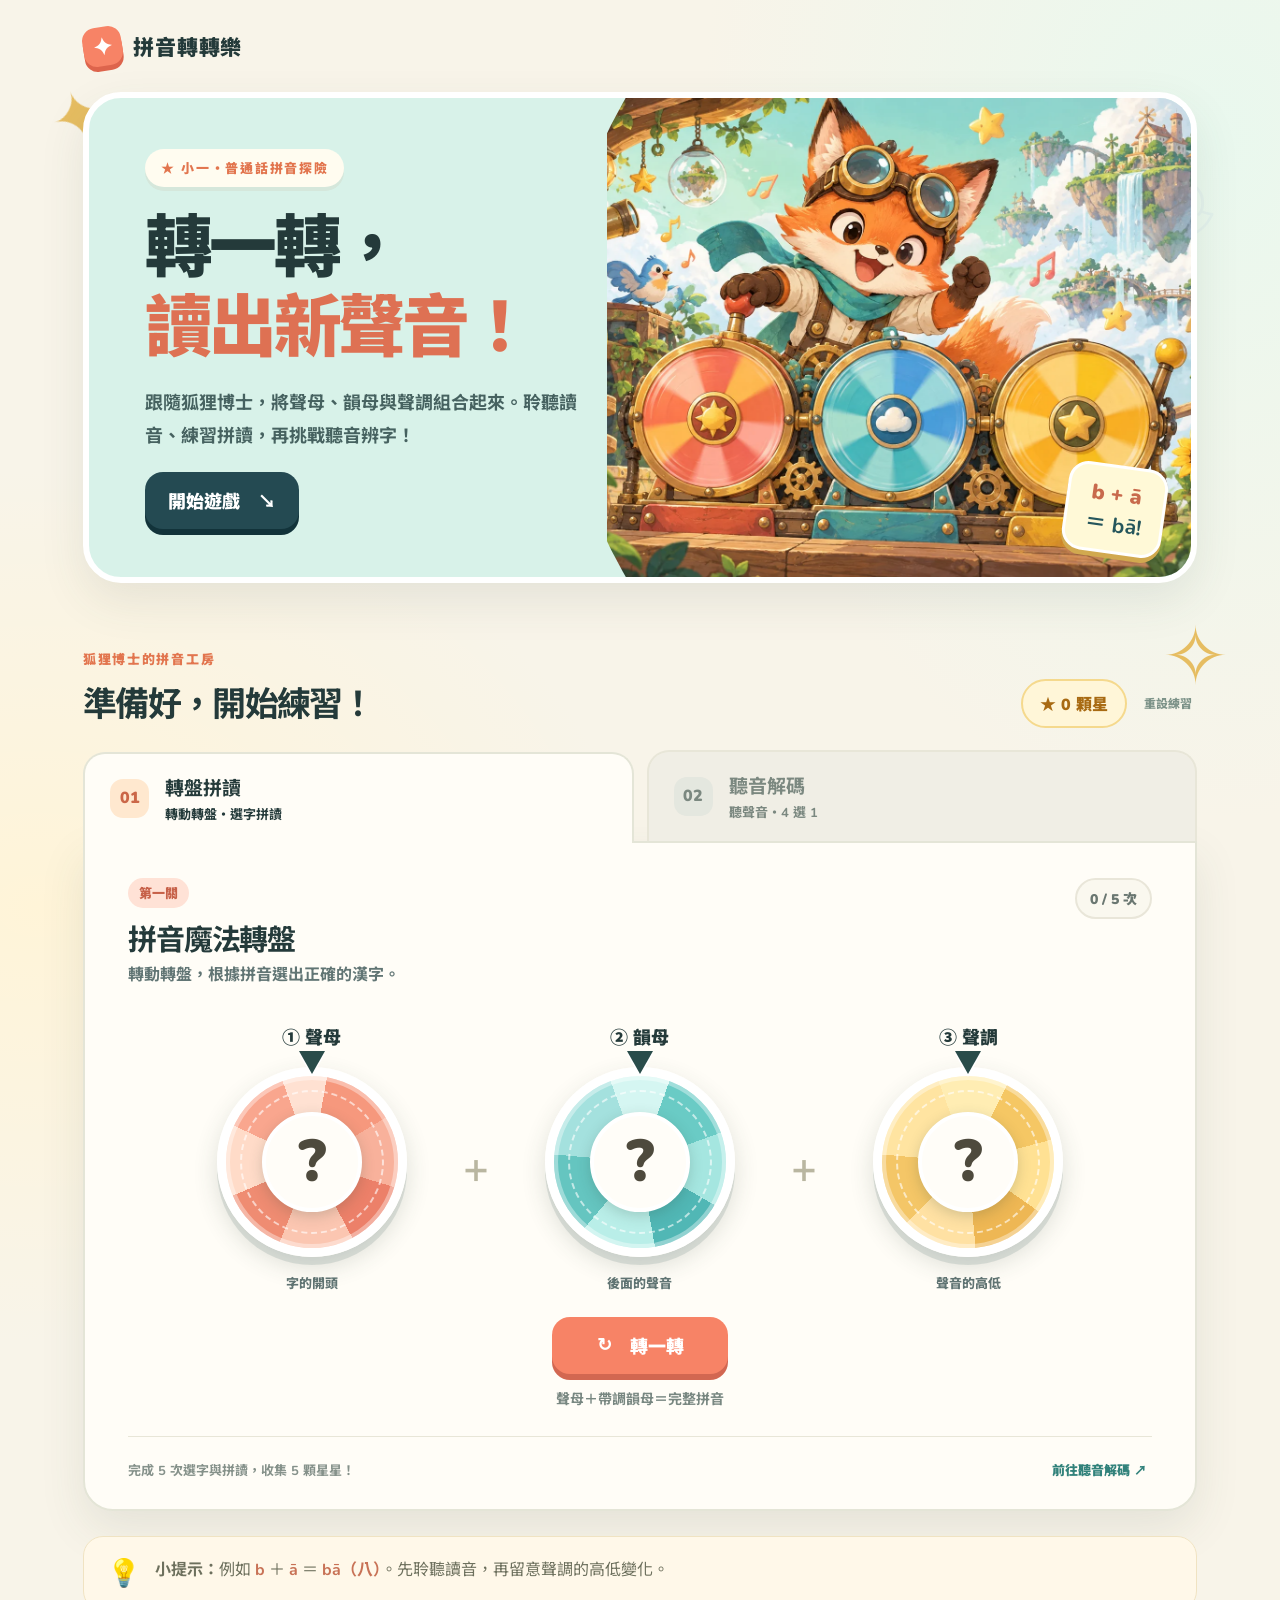
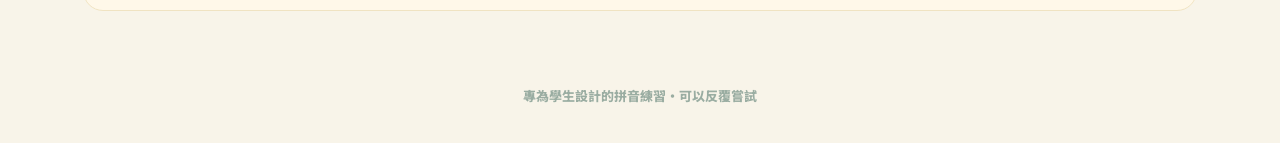
<file: index.html>
<!doctype html>
<html lang="zh-Hant">
<head>
  <meta charset="utf-8">
  <meta name="viewport" content="width=device-width, initial-scale=1, viewport-fit=cover">
  <meta name="theme-color" content="#f8f4e9">
  <meta name="description" content="小學生普通話拼音遊戲：轉動聲母、韻母、聲調轉盤，跟讀錄音，再聽音找出正確拼音和漢字。">
  <title>拼音轉轉樂｜聲母・韻母・聲調</title>
  <link rel="stylesheet" href="./pinyin_wheels.css">
  <script defer src="./pinyin_wheels.js?v=third-tone-v2"></script>
</head>
<body>
  <div class="sky-deco star-one" aria-hidden="true">✦</div>
  <div class="sky-deco star-two" aria-hidden="true">✧</div>
  <div class="sky-deco cloud-one" aria-hidden="true">☁</div>
  <div class="site-shell">
    <header class="site-header">
      <a class="brand" href="./" aria-label="拼音轉轉樂首頁"><span class="brand-mark">✦</span><span>拼音轉轉樂</span></a>
    </header>

    <main>
      <section class="hero" aria-labelledby="hero-title">
        <div class="hero-copy">
          <span class="eyebrow"><span aria-hidden="true">★</span> 小一・普通話拼音探險</span>
          <h1 id="hero-title">轉一轉，<br><em>讀出新聲音！</em></h1>
          <p>跟隨狐狸博士，將聲母、韻母與聲調組合起來。聆聽讀音、練習拼讀，再挑戰聽音辨字！</p>
          <a class="hero-button" href="#game">開始遊戲 <span aria-hidden="true">↘</span></a>
        </div>
        <div class="hero-picture"><img src="assets/pinyin/fox-wheels.webp" width="1536" height="1024" alt="卡通狐狸博士在天空工房操作三個彩色轉盤"></div>
        <div class="hero-sticker" aria-hidden="true">b + ā<br><strong>＝ bā!</strong></div>
      </section>

      <section id="game" class="game-section" aria-labelledby="game-heading">
        <div class="section-heading"><div><span class="small-label">狐狸博士的拼音工房</span><h2 id="game-heading">準備好，開始練習！</h2></div><div class="progress-tools"><div id="star-count" class="star-count" aria-live="polite">★ 0 顆星</div><button id="reset-progress" class="reset-button" type="button">重設練習</button></div></div>
        <div class="mode-switch" role="tablist" aria-label="選擇遊戲關卡">
          <button id="tab-spin" class="mode-tab active" type="button" role="tab" aria-selected="true" aria-controls="spin-panel"><span class="tab-number">01</span><span><strong>轉盤拼讀</strong><small>轉動轉盤・選字拼讀</small></span></button>
          <button id="tab-listen" class="mode-tab" type="button" role="tab" aria-selected="false" aria-controls="listen-panel"><span class="tab-number">02</span><span><strong>聽音解碼</strong><small>聽聲音・4 選 1</small></span></button>
        </div>

        <section id="spin-panel" class="game-panel" role="tabpanel" aria-labelledby="tab-spin">
          <div class="panel-heading"><div><span class="level-tag">第一關</span><h3>拼音魔法轉盤</h3><p>轉動轉盤，根據拼音選出正確的漢字。</p></div><span id="spin-progress" class="progress-pill">0 / 5 次</span></div>
          <div class="wheels" aria-label="聲母、韻母和聲調三個轉盤">
            <div class="wheel-unit coral"><div class="wheel-title">① 聲母</div><div class="wheel-wrap"><div class="pointer" aria-hidden="true"></div><div id="wheel-initial" class="wheel-disc"><span class="wheel-symbol" id="initial-value">?</span></div></div><p>字的開頭</p></div>
            <span class="math-sign" aria-hidden="true">＋</span>
            <div class="wheel-unit aqua"><div class="wheel-title">② 韻母</div><div class="wheel-wrap"><div class="pointer" aria-hidden="true"></div><div id="wheel-final" class="wheel-disc"><span class="wheel-symbol" id="final-value">?</span></div></div><p>後面的聲音</p></div>
            <span class="math-sign" aria-hidden="true">＋</span>
            <div class="wheel-unit honey"><div class="wheel-title">③ 聲調</div><div class="wheel-wrap"><div class="pointer" aria-hidden="true"></div><div id="wheel-tone" class="wheel-disc"><span class="wheel-symbol" id="tone-value">?</span></div></div><p>聲音的高低</p></div>
          </div>
          <div class="spin-controls"><button id="spin-button" class="primary-button" type="button"><span aria-hidden="true">↻</span> 轉一轉</button><p>聲母＋帶調韻母＝完整拼音</p></div>
          <div id="spin-result" class="result-card hidden" aria-live="polite">
            <div class="result-art hidden" id="result-emoji" aria-hidden="true">🌟</div>
            <div class="result-main"><span class="result-kicker">請讀出這個拼音</span><div class="result-equation"><span id="result-initial">b</span><span>＋</span><span id="result-final">ā</span><span>＝</span><strong id="result-pinyin">bā</strong></div><div class="result-word hidden" id="result-word"><span id="result-hanzi">八</span><span id="result-meaning">數字八</span></div></div>
            <button id="speak-spin" class="sound-button" type="button" aria-label="播放示範讀音">🔊 <span>聆聽讀音</span></button>
          </div>
          <div id="spin-question" class="spin-question hidden" aria-live="polite"><h4>哪個漢字與拼音相符？</h4><div id="spin-options" class="choice-grid spin-choice-grid"></div><p id="spin-feedback" class="feedback-line" role="status"></p></div>
          <div id="record-panel" class="record-panel hidden"><div><strong>請你朗讀！</strong><p>請跟讀一次。你也可以錄音，然後聆聽自己的讀音。</p></div><div class="record-actions"><button id="record-button" class="outline-button" type="button">🎙️ 開始錄音</button><button id="play-recording" class="outline-button" type="button" disabled>▶ 播放我的讀音</button><button id="read-done" class="outline-button done-button" type="button">我讀好了 ★</button></div><p id="record-status" class="record-status" role="status"></p></div>
          <div class="level-footer"><span>完成 5 次選字與拼讀，收集 5 顆星星！</span><button id="go-listen" class="text-button" type="button">前往聽音解碼 ↗</button></div>
        </section>

        <section id="listen-panel" class="game-panel hidden" role="tabpanel" aria-labelledby="tab-listen">
          <div class="panel-heading"><div><span class="level-tag blue-tag">第二關</span><h3>聽音解碼任務</h3><p>仔細聆聽，依次選出聲母、韻母、聲調與漢字。</p></div><span id="quiz-progress" class="progress-pill">第 1 / 5 題</span></div>
          <div id="quiz-body"></div>
        </section>
        <p id="audio-status" class="feedback-line hidden" role="status" aria-live="polite"></p>
      </section>
      <section class="learning-note"><span aria-hidden="true">💡</span><p><strong>小提示：</strong>例如 <b>b</b> ＋ <b>ā</b> ＝ <b>bā（八）</b>。先聆聽讀音，再留意聲調的高低變化。</p></section>
    </main>
    <footer>專為學生設計的拼音練習・可以反覆嘗試</footer>
  </div>
</body>
</html>
</file>
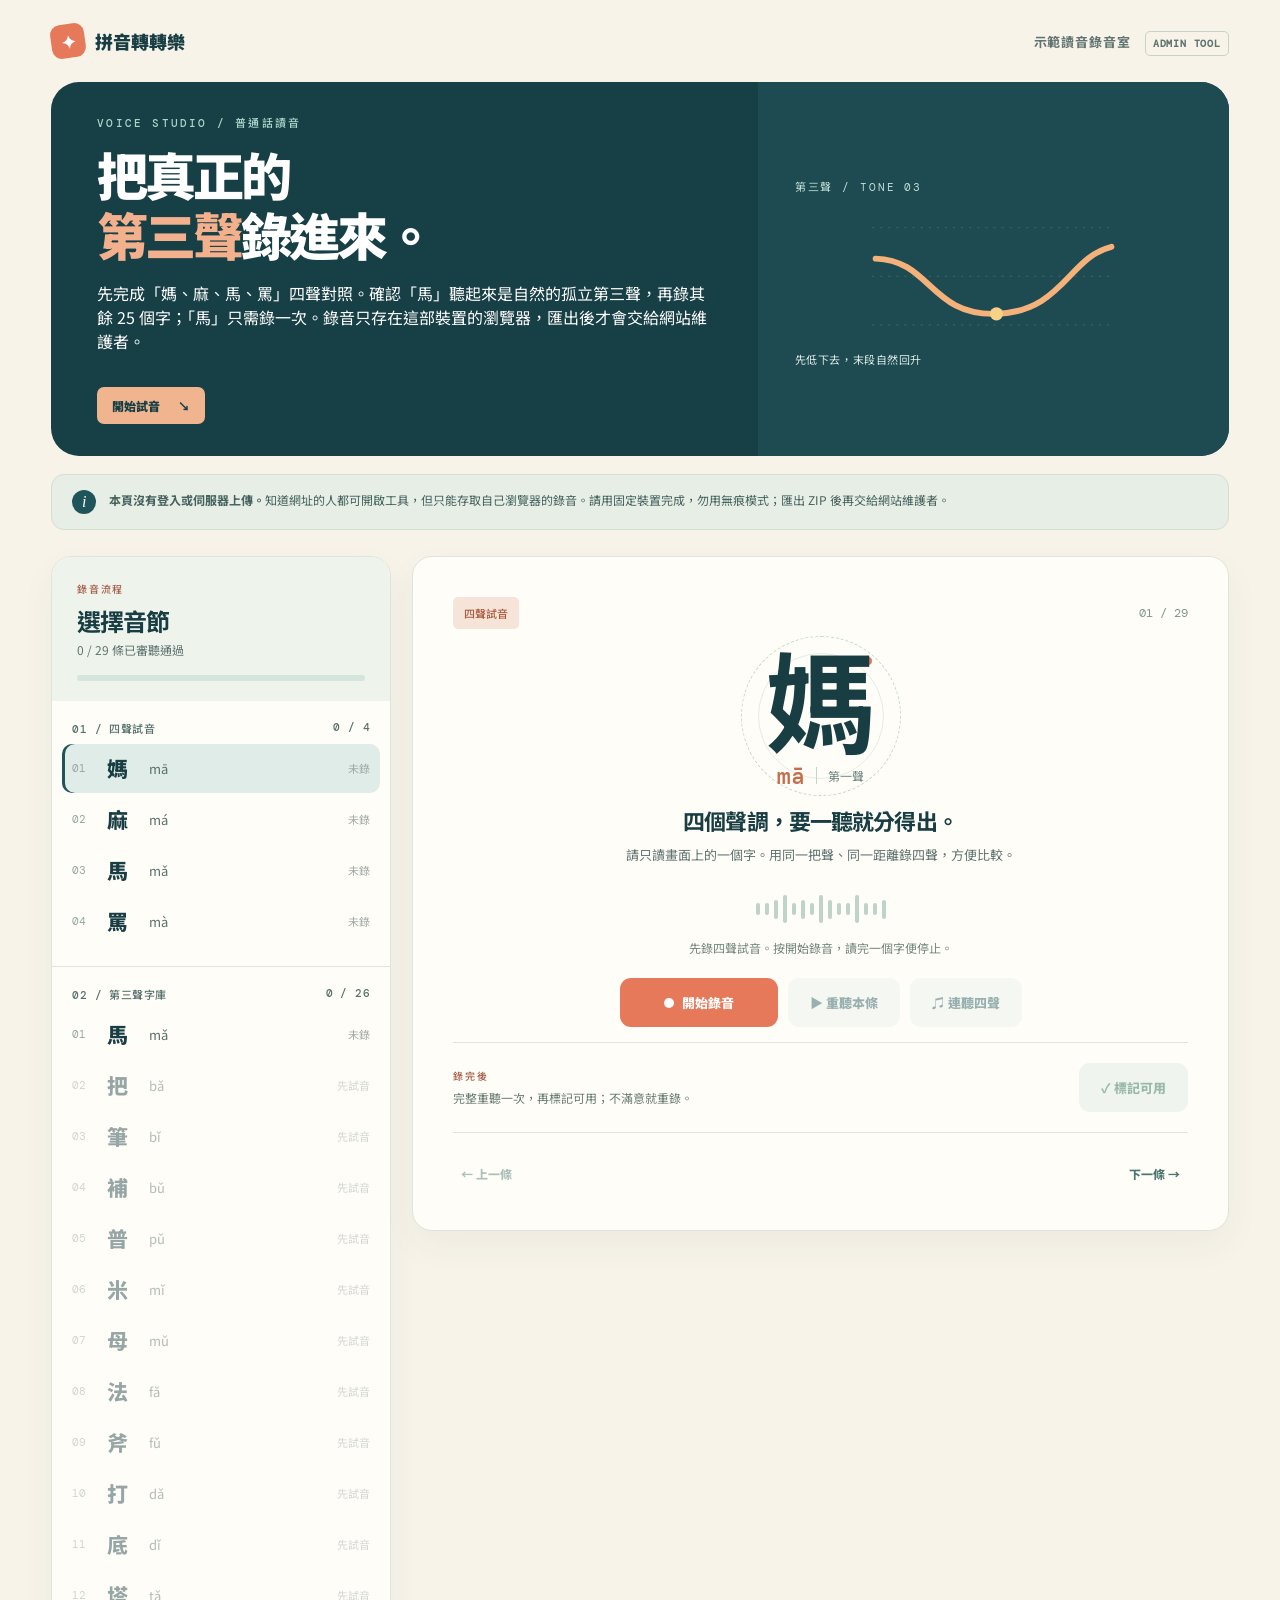
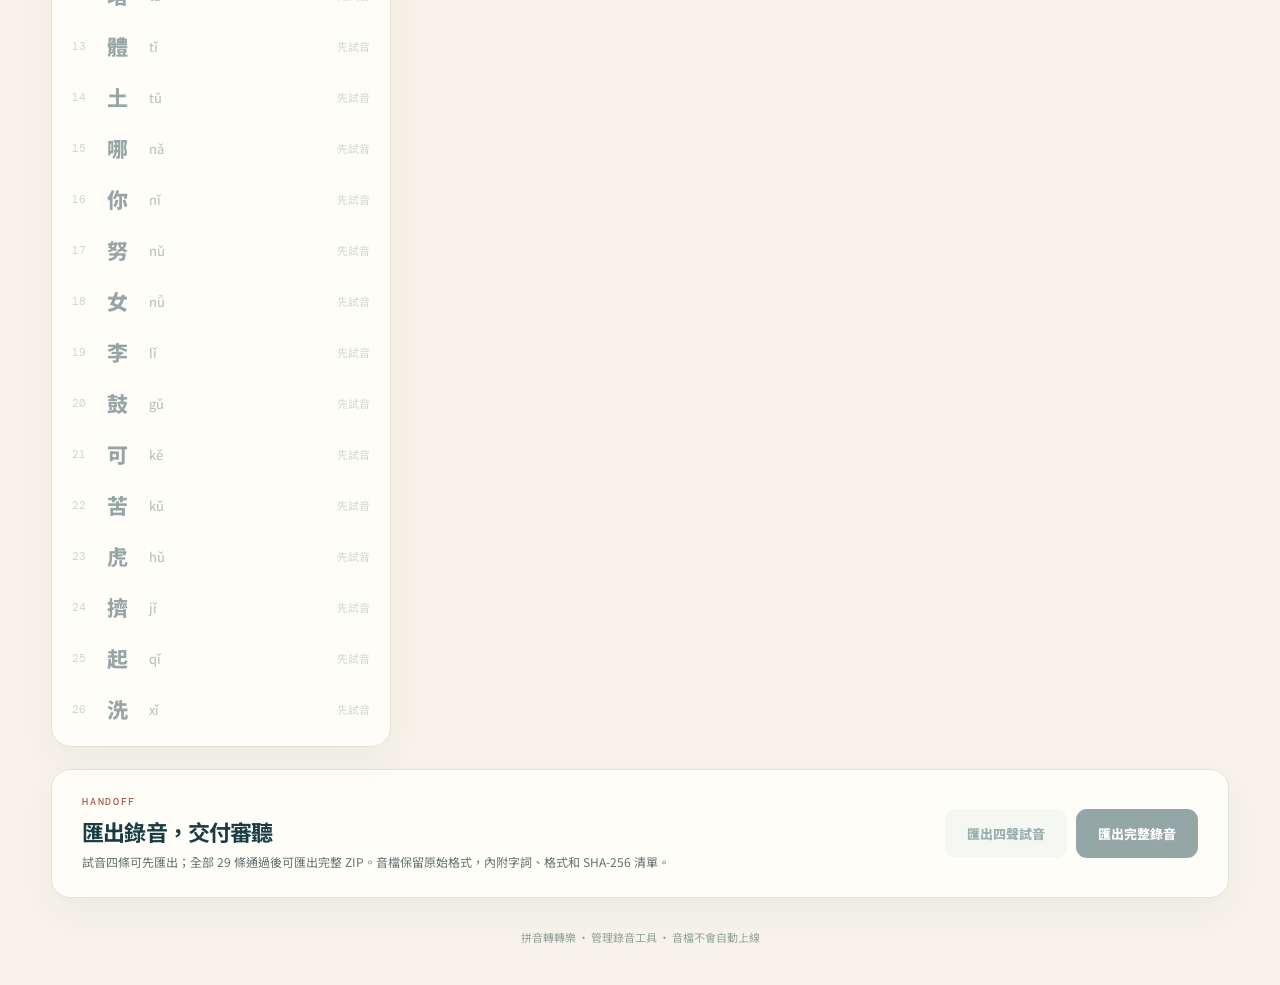
<file: admin/recordings.html>
<!doctype html>
<html lang="zh-Hant">
<head>
  <meta charset="utf-8">
  <meta name="viewport" content="width=device-width, initial-scale=1, viewport-fit=cover">
  <meta name="robots" content="noindex, nofollow">
  <meta name="theme-color" content="#173f46">
  <title>示範讀音錄音室｜拼音轉轉樂</title>
  <link rel="stylesheet" href="./recordings.css">
  <script defer src="./recordings.js"></script>
</head>
<body>
  <div class="studio-shell">
    <header class="topbar">
      <a class="brand" href="../" aria-label="返回拼音轉轉樂"><span class="brand-symbol">✦</span> 拼音轉轉樂</a>
      <span class="topbar-label">示範讀音錄音室 <span class="beta">ADMIN TOOL</span></span>
    </header>

    <main>
      <section class="intro" aria-labelledby="page-title">
        <div class="intro-copy">
          <p class="kicker">VOICE STUDIO / 普通話讀音</p>
          <h1 id="page-title">把真正的<br><em>第三聲</em>錄進來。</h1>
          <p>先完成「媽、麻、馬、罵」四聲對照。確認「馬」聽起來是自然的孤立第三聲，再錄其餘 25 個字；「馬」只需錄一次。錄音只存在這部裝置的瀏覽器，匯出後才會交給網站維護者。</p>
          <a class="intro-action" href="#recording-card">開始試音 <span aria-hidden="true">↘</span></a>
        </div>
        <div class="tone-art" aria-hidden="true"><span class="tone-art-label">第三聲 / TONE 03</span><svg viewBox="0 0 380 190" role="presentation"><path class="art-guide" d="M25 28H355M25 94H355M25 160H355"/><path class="art-curve" d="M30 70 C105 72 104 148 194 145 S292 68 350 54"/><circle cx="194" cy="145" r="9"/></svg><span class="tone-art-caption">先低下去，末段自然回升</span></div>
      </section>

      <section class="notice" aria-label="錄音儲存說明"><span class="notice-icon">i</span><p><strong>本頁沒有登入或伺服器上傳。</strong>知道網址的人都可開啟工具，但只能存取自己瀏覽器的錄音。請用固定裝置完成，勿用無痕模式；匯出 ZIP 後再交給網站維護者。</p></section>

      <div class="workspace">
        <aside class="sidebar" aria-label="錄音清單">
          <div class="side-head"><span class="eyebrow">錄音流程</span><h2>選擇音節</h2><p id="progress-text">載入中…</p><div class="progress-track"><span id="progress-fill"></span></div></div>
          <div class="group-head"><span>01 / 四聲試音</span><span id="pilot-count">0 / 4</span></div>
          <div id="pilot-list" class="item-list"></div>
          <div class="group-head third-head"><span>02 / 第三聲字庫</span><span id="third-count">0 / 26</span></div>
          <div id="third-list" class="item-list"></div>
        </aside>

        <section id="recording-card" class="recording-panel" aria-labelledby="recording-title">
          <div class="panel-top"><span id="stage-label" class="stage-label">四聲試音</span><span id="item-position" class="position">01 / 29</span></div>
          <div class="word-stage"><div class="word-orbit" aria-hidden="true"></div><span id="word-character" class="character">馬</span><div class="word-meta"><strong id="word-pinyin">mǎ</strong><span id="word-tone">第三聲</span></div></div>
          <h2 id="recording-title">聽得到低點，才算第三聲。</h2>
          <p id="recording-hint" class="recording-hint">請只讀畫面上的一個字，不加「請讀」或例句。自然發音，保留低點與尾段回升。</p>
          <div class="meter" aria-hidden="true"><span></span><span></span><span></span><span></span><span></span><span></span><span></span><span></span><span></span><span></span><span></span><span></span><span></span><span></span><span></span></div>
          <p id="status" class="status" role="status" aria-live="polite">選擇字詞後即可開始錄音。</p>
          <div class="controls"><button id="record-button" class="record-button" type="button"><span class="record-dot"></span><span id="record-label">開始錄音</span></button><button id="play-button" class="secondary-button" type="button" disabled>▶ 重聽本條</button><button id="compare-button" class="secondary-button" type="button" disabled>♫ 連聽四聲</button></div>
          <div class="review"><div><span class="eyebrow">錄完後</span><p>完整重聽一次，再標記可用；不滿意就重錄。</p></div><button id="approve-button" class="approve-button" type="button" disabled>✓ 標記可用</button></div>
          <div class="panel-footer"><button id="previous-button" type="button">← 上一條</button><button id="next-button" type="button">下一條 →</button></div>
        </section>
      </div>

      <section class="export-panel" aria-labelledby="export-title"><div><span class="eyebrow">HANDOFF</span><h2 id="export-title">匯出錄音，交付審聽</h2><p>試音四條可先匯出；全部 29 條通過後可匯出完整 ZIP。音檔保留原始格式，內附字詞、格式和 SHA-256 清單。</p></div><div class="export-actions"><button id="pilot-export" type="button" disabled>匯出四聲試音</button><button id="full-export" type="button" disabled>匯出完整錄音</button></div></section>
    </main>
    <footer>拼音轉轉樂 · 管理錄音工具 · 音檔不會自動上線</footer>
  </div>
</body>
</html>
</file>
<file: pinyin_wheels.css>
@import url('https://fonts.googleapis.com/css2?family=Nunito:wght@600;700;800;900&family=Noto+Sans+TC:wght@400;500;600;700;800;900&display=swap');
:root{--ink:#243a3a;--muted:#617574;--cream:#f8f4e9;--paper:#fffdf7;--coral:#f78366;--aqua:#62c7c1;--honey:#f7c65e;--navy:#244a52;--line:#e8e6d8;--shadow:0 18px 46px rgba(58,80,69,.1)}
*{box-sizing:border-box}html{scroll-behavior:smooth}body{margin:0;color:var(--ink);font-family:'Nunito','Noto Sans TC','PingFang TC',sans-serif;background:radial-gradient(ellipse at 95% 8%,#e9f8ee 0,transparent 30%),radial-gradient(ellipse at 3% 52%,#fff4d8 0,transparent 34%),var(--cream);min-width:320px}button,a{font:inherit}button{cursor:pointer}a{color:inherit;text-decoration:none}button:focus-visible,a:focus-visible{outline:4px solid #2a7d78;outline-offset:4px}.hidden{display:none!important}.sky-deco{position:fixed;pointer-events:none;z-index:-1;color:#e6bd61}.star-one{left:4%;top:8%;font-size:66px;transform:rotate(-18deg)}.star-two{right:4%;top:67%;font-size:80px}.cloud-one{right:5%;top:14%;font-size:100px;color:#e3f1ec}.site-shell{max-width:1170px;padding:0 28px;margin:auto}.site-header{height:92px;display:flex;align-items:center;justify-content:space-between}.brand{display:inline-flex;align-items:center;gap:11px;font-size:21px;font-weight:900;letter-spacing:.04em}.brand-mark{display:inline-grid;place-items:center;color:#fff;background:var(--coral);height:39px;width:39px;border-radius:13px;box-shadow:0 5px 0 #dd644c;transform:rotate(-9deg);font-size:24px}.other-game{border:1.5px solid #d5e4df;padding:10px 17px;border-radius:30px;background:#ffffffb5;font-weight:800;color:#40716c;font-size:14px}.other-game:hover{background:#e2f6ee}.hero{position:relative;display:grid;grid-template-columns:47% 53%;min-height:450px;border-radius:38px;overflow:hidden;background:#d8f2e9;box-shadow:var(--shadow);border:6px solid #fff}.hero-copy{padding:51px 20px 48px 56px;z-index:1;align-self:center}.eyebrow,.small-label{display:inline-block;color:#e2754e;font-size:13px;font-weight:900;letter-spacing:.13em}.eyebrow{background:#fffcf0;padding:9px 16px;border-radius:30px;box-shadow:0 4px 0 #d5e7db}.hero h1{font-size:clamp(45px,5.3vw,75px);line-height:1.18;letter-spacing:-.055em;margin:22px 0 18px;font-weight:900}.hero h1 em{color:#de7153;font-style:normal;white-space:nowrap}.hero p{font-size:18px;line-height:1.85;max-width:450px;font-weight:700;color:#466260}.hero-button,.primary-button{display:inline-flex;align-items:center;justify-content:center;gap:18px;border:none;color:white;background:var(--navy);font-weight:900;font-size:18px;border-radius:18px;padding:15px 23px;box-shadow:0 6px 0 #12333a;transition:transform .18s,box-shadow .18s}.hero-button:hover,.primary-button:hover{transform:translateY(-3px);box-shadow:0 9px 0 #12333a}.hero-button:active,.primary-button:active{transform:translateY(4px);box-shadow:0 2px 0 #12333a}.hero-picture{height:100%;min-height:445px;overflow:hidden;clip-path:ellipse(91% 104% at 83% 50%)}.hero-picture img{width:100%;height:100%;object-fit:cover;object-position:51% center}.hero-sticker{position:absolute;right:26px;bottom:23px;transform:rotate(8deg);background:#fff9d7;border:3px solid #fff;border-radius:20px;padding:12px 19px;font-size:21px;font-weight:900;color:#c86a4c;text-align:center;box-shadow:0 5px 0 #d1a94f}.hero-sticker strong{color:#25565c}.game-section{padding-top:65px;scroll-margin-top:20px}.section-heading{display:flex;align-items:end;justify-content:space-between;margin-bottom:22px}.section-heading h2{font-size:34px;margin:7px 0 0;letter-spacing:-.05em}.star-count{background:#fff6d8;color:#a86a12;font-weight:900;padding:10px 17px;border-radius:99px;border:2px solid #f5d98d}.mode-switch{display:grid;grid-template-columns:1fr 1fr;gap:13px;margin-bottom:0}.mode-tab{border:2px solid var(--line);border-bottom:0;border-radius:22px 22px 0 0;background:#f0eee5;color:#7b8880;text-align:left;padding:19px 25px;display:flex;align-items:center;gap:16px;min-height:85px;transition:background .2s,transform .2s}.mode-tab.active{background:var(--paper);border-color:#e4e5d7;color:var(--ink);transform:translateY(2px);z-index:1}.mode-tab:hover{background:#fffdf7}.tab-number{display:grid;place-items:center;background:#e4e7df;width:39px;height:39px;border-radius:13px;font-weight:900}.active .tab-number{background:#ffe8cf;color:#cb6748}.mode-tab strong{font-size:19px;display:block}.mode-tab small{font-size:13px;display:block;margin-top:2px;font-weight:700}.game-panel{border:2px solid #e4e5d7;border-radius:0 0 30px 30px;background:var(--paper);box-shadow:var(--shadow);padding:35px 43px 24px}.panel-heading{display:flex;align-items:start;justify-content:space-between;gap:15px}.level-tag{display:inline-block;background:#ffe2d6;color:#c76149;font-size:13px;font-weight:900;padding:5px 11px;border-radius:99px}.blue-tag{background:#dcf5f2;color:#247c78}.panel-heading h3{font-size:29px;letter-spacing:-.04em;margin:8px 0 1px}.panel-heading p{color:var(--muted);margin:0;font-weight:700}.progress-pill{flex:none;border:2px solid #e9e6d9;background:#faf8ef;border-radius:30px;padding:8px 13px;color:#6a7771;font-weight:900;font-size:14px}.wheels{display:flex;align-items:center;justify-content:center;gap:16px;margin:37px 0 10px}.wheel-unit{width:26%;text-align:center;min-width:0}.wheel-title{font-size:18px;font-weight:900;margin-bottom:17px}.wheel-unit p{margin:16px 0 0;color:var(--muted);font-size:13px;font-weight:800}.wheel-wrap{position:relative;width:min(100%,190px);aspect-ratio:1;margin:auto}.wheel-disc{width:100%;height:100%;border:9px solid #fff;box-shadow:0 8px 0 rgba(27,69,64,.12),0 10px 24px rgba(48,70,57,.16),inset 0 0 0 4px rgba(255,255,255,.37);border-radius:50%;display:grid;place-items:center;position:relative;background:conic-gradient(from -20deg,#ffe1d2 0 30deg,#f6987d 30deg 79deg,#f8b19b 79deg 127deg,#ec8069 127deg 172deg,#fbc6b1 172deg 222deg,#ef8c72 222deg 267deg,#ffdbc8 267deg 315deg,#f9a68e 315deg);transition:transform 1.15s cubic-bezier(.12,.85,.2,1)}.aqua .wheel-disc{background:conic-gradient(from -20deg,#d5f6f2 0 40deg,#6acbc5 40deg 90deg,#a5e6e0 90deg 140deg,#51b7b5 140deg 190deg,#b9eee8 190deg 240deg,#65c5c0 240deg 295deg,#a4e1de 295deg)}.honey .wheel-disc{background:conic-gradient(from -20deg,#ffedb3 0 47deg,#f5c764 47deg 95deg,#ffe193 95deg 145deg,#eeb754 145deg 195deg,#ffe1a3 195deg 245deg,#f4c667 245deg 295deg,#ffe4a1 295deg)}.wheel-disc:before{content:'';position:absolute;inset:14px;border:2px dashed #ffffff9b;border-radius:50%}.wheel-symbol{width:58%;aspect-ratio:1;position:relative;z-index:1;display:grid;place-items:center;border-radius:50%;background:#fffdf8;border:4px solid #fff;box-shadow:0 4px 13px #324b3a34;font-size:clamp(36px,5vw,59px);font-weight:900;color:#4e4a3d;line-height:1}.pointer{position:absolute;top:-16px;left:50%;transform:translateX(-50%);z-index:2;width:0;height:0;border-left:13px solid transparent;border-right:13px solid transparent;border-top:23px solid #294c4a;filter:drop-shadow(0 3px 0 white)}.math-sign{font-size:30px;font-weight:900;color:#b9b6a0;margin-top:24px}.spin-controls{text-align:center;margin:24px 0 26px}.spin-controls p{color:#788781;font-size:14px;font-weight:700;margin:14px 0 0}.primary-button{background:var(--coral);box-shadow:0 6px 0 #d26751;min-width:176px}.primary-button:hover{box-shadow:0 9px 0 #d26751}.primary-button:active{box-shadow:0 2px 0 #d26751}.primary-button:disabled{opacity:.6;cursor:wait}.result-card{display:flex;align-items:center;gap:23px;background:#eaf8f0;border:2px solid #d2ece0;border-radius:26px;padding:18px 24px}.result-art{height:92px;width:92px;display:grid;place-items:center;flex:none;background:#fff;border:3px solid #e1efe2;border-radius:24px;font-size:47px;transform:rotate(-5deg)}.result-main{flex:1;min-width:0}.result-kicker{color:#508873;font-size:13px;font-weight:900}.result-equation{display:flex;align-items:baseline;gap:10px;font-size:27px;font-weight:900;flex-wrap:wrap}.result-equation span:nth-child(even){color:#9daea5;font-size:21px}.result-equation strong{color:#d57253;font-size:34px}.result-word{display:flex;align-items:center;gap:8px}.result-word span:first-child{font-size:25px;font-weight:900}.result-word span:last-child{color:#69847d;font-size:13px;font-weight:800}.sound-button{border:2px solid #bdd9d0;background:#fff;color:#397466;border-radius:16px;padding:12px 17px;font-weight:900;white-space:nowrap}.sound-button:hover,.outline-button:hover{background:#f0fffa}.record-panel{margin-top:15px;background:#fff8e7;border:2px dashed #ebdcae;border-radius:20px;padding:16px 21px;display:flex;flex-wrap:wrap;align-items:center;gap:14px}.record-panel>div:first-child{flex:1;min-width:190px}.record-panel strong{font-size:18px}.record-panel p{margin:3px 0;color:#786d56;font-size:13px;font-weight:700}.record-actions{display:flex;flex-wrap:wrap;gap:8px}.outline-button{border:2px solid #dccb9d;background:white;color:#705f35;border-radius:13px;padding:9px 12px;font-size:14px;font-weight:900}.outline-button:disabled{opacity:.45;cursor:default}.outline-button.recording{background:#fae1da;color:#a84239;border-color:#f3a99a;animation:pulse 1s infinite}.record-panel .record-status{width:100%;margin:0}.level-footer{display:flex;justify-content:space-between;align-items:center;gap:14px;border-top:1px solid var(--line);margin-top:27px;padding-top:18px;color:#85918a;font-size:13px;font-weight:700}.text-button{border:none;background:none;color:#32827b;font-weight:900;padding:5px}.text-button:hover{text-decoration:underline}.learning-note{display:flex;align-items:start;gap:14px;margin:25px auto 55px;padding:18px 23px;border-radius:20px;background:#fff8e9;border:1px solid #f0e3c2;color:#6d705d}.learning-note>span{font-size:27px}.learning-note p{margin:2px 0;line-height:1.7}.learning-note b{color:#c87256}footer{padding:20px 0 37px;text-align:center;color:#9aada2;font-size:13px;font-weight:800}
.quiz-prompt{display:flex;align-items:center;gap:18px;margin:28px 0 22px;padding:22px;background:#eaf6f4;border-radius:23px;border:2px solid #cce7e0}.quiz-mascot{font-size:49px;line-height:1}.quiz-prompt h4{margin:0 0 3px;font-size:20px}.quiz-prompt p{margin:0;color:#637e7a;font-size:14px;font-weight:700}.quiz-play{margin-left:auto;flex:none;border:0;border-radius:15px;background:#3e9690;color:#fff;padding:12px 16px;font-weight:900;box-shadow:0 4px 0 #23716d}.quiz-play:hover{transform:translateY(-2px)}.quiz-step-row{display:flex;gap:8px;flex-wrap:wrap;margin-bottom:22px}.quiz-step{padding:7px 11px;background:#f0f0e9;border-radius:9px;color:#89918a;font-size:12px;font-weight:900}.quiz-step.current{background:#ffe3cb;color:#a9583c}.quiz-step.done{background:#d9f2e9;color:#41816b}.quiz-question{font-size:23px;margin:0 0 19px;letter-spacing:-.02em}.choice-grid{display:grid;grid-template-columns:repeat(4,1fr);gap:12px}.choice{min-height:100px;border:3px solid #e8e9df;background:white;border-radius:20px;display:grid;place-items:center;font-size:36px;font-weight:900;color:#344f4c;box-shadow:0 5px 0 #e8e9df;transition:transform .14s,border .14s}.choice:hover{transform:translateY(-3px);border-color:#84c9bd}.choice:active{transform:translateY(3px);box-shadow:0 2px 0 #e8e9df}.choice.wrong{border-color:#e6917d;background:#fff0e9;animation:shake .3s}.choice.correct{border-color:#73bea7;background:#e7f8ec}.feedback-line{min-height:31px;margin-top:20px;font-size:15px;font-weight:900;color:#467d69}.feedback-line.try{color:#bd674f}.quiz-next{margin-top:16px}.quiz-complete{text-align:center;padding:22px 15px 10px}.quiz-complete .complete-icon{font-size:74px;display:block;animation:pop .55s both}.quiz-complete h4{font-size:32px;margin:7px 0}.quiz-complete p{color:#657c75;font-weight:700}.quiz-complete .big-pinyin{font-size:39px;color:#da7954;font-weight:900}.quiz-complete .big-hanzi{font-size:57px;margin-left:13px}.quiz-final{text-align:center;padding:30px}.quiz-final .complete-icon{font-size:80px}.quiz-final h4{font-size:35px;margin:10px 0}.quiz-final p{font-size:17px;color:#697c75}.quiz-final button{margin-top:14px}.confetti{position:fixed;pointer-events:none;inset:0;overflow:hidden;z-index:50}.confetti i{position:absolute;top:-30px;width:12px;height:21px;border-radius:3px;animation:fall 1.6s ease-in forwards}
.wheel-disc.spinning{animation:wheel-spin 1.1s cubic-bezier(.13,.73,.24,1) both}
.done-button{background:#fff1cc;border-color:#e9c973;color:#976111}.done-button:hover{background:#ffe5a6}
.progress-tools{display:flex;align-items:center;gap:12px}.reset-button{border:0;background:transparent;color:#7d9389;font-size:12px;font-weight:800;padding:5px}.reset-button:hover{text-decoration:underline}
@media(max-width:520px){.section-heading{align-items:start;gap:8px}.progress-tools{flex-direction:column;align-items:flex-end;gap:2px}}
@keyframes wheel-spin{to{transform:rotate(1080deg)}}@keyframes pulse{50%{box-shadow:0 0 0 7px #e8776f48}}@keyframes shake{25%{transform:translateX(-5px)}75%{transform:translateX(5px)}}@keyframes pop{0%{transform:scale(.4)}70%{transform:scale(1.16)}100%{transform:scale(1)}}@keyframes fall{to{transform:translateY(105vh) rotate(680deg);opacity:0}}
@media(max-width:800px){.site-shell{padding:0 17px}.hero{grid-template-columns:1fr;min-height:0}.hero-copy{padding:35px 30px 26px}.hero-picture{height:260px;min-height:0;clip-path:none}.hero-picture img{object-position:center 53%}.hero-sticker{right:20px;bottom:13px;font-size:15px;padding:8px 12px}.game-panel{padding:27px 22px 20px}.wheels{gap:8px}.wheel-unit{width:30%}.wheel-title{font-size:15px}.wheel-wrap{width:100%}.math-sign{font-size:21px}.wheel-symbol{font-size:clamp(25px,5vw,46px)}.choice-grid{grid-template-columns:repeat(2,1fr)}}
@media(max-width:520px){.site-header{height:73px}.brand{font-size:17px}.brand-mark{height:32px;width:32px;font-size:19px}.other-game{font-size:11px;padding:8px 10px}.hero{border-radius:27px;border-width:4px}.hero-copy{padding:29px 24px 21px}.hero h1{font-size:44px;margin:17px 0 9px}.hero p{font-size:15px}.hero-button{font-size:15px;padding:12px 18px}.hero-picture{height:205px}.game-section{padding-top:42px}.section-heading h2{font-size:25px}.star-count{font-size:12px;padding:8px 10px}.mode-tab{padding:11px 10px;gap:8px;min-height:76px}.tab-number{height:30px;width:30px;border-radius:9px;font-size:12px}.mode-tab strong{font-size:15px}.mode-tab small{font-size:10px}.game-panel{padding:24px 14px 18px}.panel-heading h3{font-size:23px}.panel-heading p{font-size:13px}.progress-pill{font-size:11px;padding:6px 8px}.wheels{gap:3px;margin:30px 0 9px}.wheel-unit{width:30%}.wheel-title{font-size:13px;margin-bottom:11px}.wheel-disc{border-width:5px}.wheel-disc:before{inset:7px}.wheel-symbol{font-size:30px}.pointer{top:-11px;border-left-width:8px;border-right-width:8px;border-top-width:15px}.wheel-unit p{font-size:10px;margin-top:11px}.math-sign{font-size:16px;margin-top:17px}.result-card{padding:13px;gap:10px;flex-wrap:wrap}.result-art{width:64px;height:64px;font-size:34px;border-radius:17px}.result-equation{font-size:21px;gap:5px}.result-equation strong{font-size:27px}.result-word span:first-child{font-size:20px}.sound-button{width:100%}.level-footer{font-size:11px}.quiz-prompt{padding:15px;gap:8px}.quiz-mascot{font-size:36px}.quiz-prompt h4{font-size:16px}.quiz-prompt p{font-size:12px}.quiz-play{font-size:12px;padding:10px 9px}.quiz-question{font-size:20px}.choice{min-height:78px;font-size:29px}.learning-note{font-size:13px}}

.spin-question{margin-top:16px;padding:19px 23px 8px;border:2px solid #e8e3cf;border-radius:22px;background:#fffdf7}
.spin-question h4{margin:0 0 15px;font-size:20px;color:#355a53}
.spin-choice-grid .choice{min-height:83px}
@media(max-width:520px){.spin-question{padding:15px 12px 5px}.spin-question h4{font-size:17px}.spin-choice-grid .choice{min-height:70px;font-size:27px}}
@media(prefers-reduced-motion:reduce){*,*:before,*:after{scroll-behavior:auto!important;animation-duration:.01ms!important;transition-duration:.01ms!important}}
</file>
<file: admin/recordings.css>
@import url('https://fonts.googleapis.com/css2?family=DM+Mono:wght@400;500&family=Noto+Sans+TC:wght@400;500;600;700;800;900&display=swap');
:root{--deep:#173f46;--deep-2:#20545b;--cream:#f7f3e9;--paper:#fffdf8;--ink:#183e43;--muted:#617471;--line:#dfe5dc;--coral:#e7795b;--mint:#d9eee7;--gold:#e9bf68}
*{box-sizing:border-box}html{scroll-behavior:smooth}body{margin:0;background:var(--cream);color:var(--ink);font-family:'Noto Sans TC','PingFang TC',sans-serif;min-width:320px}button,a{font:inherit}button{cursor:pointer}button:disabled{opacity:.45;cursor:not-allowed}button:focus-visible,a:focus-visible{outline:3px solid var(--coral);outline-offset:3px}a{color:inherit;text-decoration:none}.studio-shell{max-width:1440px;margin:auto;padding:0 clamp(18px,4vw,56px)}.topbar{height:82px;display:flex;align-items:center;justify-content:space-between;gap:18px}.brand{display:inline-flex;align-items:center;gap:10px;font-weight:900;font-size:18px}.brand-symbol{display:grid;place-items:center;width:34px;height:34px;border-radius:10px;background:var(--coral);color:#fff;transform:rotate(-8deg)}.topbar-label{font-size:13px;font-weight:700;color:var(--muted);letter-spacing:.07em}.beta,.kicker,.eyebrow,.stage-label,.position,.group-head,.tone-art-label,.tone-art-caption{font-family:'DM Mono','Noto Sans TC',monospace}.beta{margin-left:10px;border:1px solid #c6d3cb;padding:5px 7px;border-radius:5px;font-size:10px;letter-spacing:.08em}.intro{position:relative;display:grid;grid-template-columns:1.2fr .8fr;overflow:hidden;background:var(--deep);color:#fff;border-radius:28px;min-height:340px}.intro:before{content:'';position:absolute;width:370px;height:370px;border:1px solid #ffffff14;border-radius:50%;right:-60px;top:-150px}.intro-copy{padding:clamp(28px,4vw,58px);position:relative;z-index:1}.kicker{color:#abd4ca;font-size:11px;letter-spacing:.2em;font-weight:500;margin:0 0 15px}.intro h1{font-size:clamp(36px,4.5vw,64px);line-height:1.17;letter-spacing:-.06em;margin:0 0 16px;font-weight:900}.intro h1 em{color:#f3b08d;font-style:normal}.intro-copy>p:last-child{max-width:590px;color:#dbebe5;font-size:14px;line-height:1.85;margin:0}.tone-art{position:relative;display:flex;flex-direction:column;justify-content:center;padding:32px 37px 25px;background:#1d4b51;min-width:0}.tone-art-label{color:#bfddd4;font-size:11px;letter-spacing:.17em}.tone-art svg{width:100%;max-height:190px;margin:13px 0 4px;overflow:visible}.art-guide{fill:none;stroke:#a0c9bf;stroke-width:1;stroke-dasharray:3 8;opacity:.3}.art-curve{fill:none;stroke:#f4b17a;stroke-width:8;stroke-linecap:round}.tone-art circle{fill:#f6d188}.tone-art-caption{color:#e0ede8;font-size:11px;letter-spacing:.05em}.notice{display:flex;align-items:flex-start;gap:13px;padding:15px 20px;margin:18px 0 26px;background:#e7eee6;border:1px solid #d3dfd3;border-radius:13px;color:#45625e}.notice-icon{display:grid;place-items:center;flex:none;width:24px;height:24px;background:var(--deep-2);color:#fff;border-radius:50%;font-family:Georgia,serif;font-style:italic}.notice p{margin:0;font-size:12px;line-height:1.7}.workspace{display:grid;grid-template-columns:minmax(260px,340px) minmax(0,1fr);gap:21px;align-items:start}.sidebar,.recording-panel,.export-panel{background:var(--paper);border:1px solid var(--line);box-shadow:0 14px 35px #25483e0c}.sidebar{border-radius:20px;overflow:hidden}.side-head{padding:24px 25px 20px;background:#eef3ec}.eyebrow{display:block;color:#a55e47;font-weight:500;font-size:10px;letter-spacing:.17em}.side-head h2{font-size:24px;letter-spacing:-.04em;margin:7px 0 3px}.side-head p{font-size:12px;color:var(--muted);margin:0 0 17px}.progress-track{height:6px;background:#d5e4dc;border-radius:10px;overflow:hidden}.progress-track span{display:block;height:100%;width:0;background:var(--coral);border-radius:10px;transition:width .3s}.group-head{display:flex;justify-content:space-between;gap:8px;padding:19px 20px 8px;color:#56726d;font-size:11px;letter-spacing:.04em;font-weight:500}.third-head{border-top:1px solid var(--line);margin-top:8px}.item-list{padding:0 10px 12px;display:grid;gap:2px}.item-button{display:grid;grid-template-columns:24px 31px 1fr auto;gap:11px;align-items:center;text-align:left;border:0;border-radius:10px;background:transparent;color:var(--ink);padding:9px 10px;width:100%;min-height:49px}.item-button:hover{background:#edf4ee}.item-button.selected{background:#dfece7;box-shadow:inset 3px 0 var(--deep-2)}.item-number{font-family:'DM Mono',monospace;color:#96a7a2;font-size:11px}.item-character{font-size:21px;font-weight:800}.item-pinyin{font-size:13px;color:#596f69}.item-status{font-size:11px;color:#a0aaa6}.item-status.approved{color:#20856e;font-weight:800}.item-status.recorded{color:#b06d47;font-weight:700}.recording-panel{border-radius:20px;padding:clamp(21px,3.5vw,40px);min-height:710px;display:flex;flex-direction:column}.panel-top,.panel-footer{display:flex;align-items:center;justify-content:space-between}.stage-label{background:#f7e4d8;color:#a95d42;padding:8px 11px;border-radius:5px;font-size:11px;font-weight:500}.position{font-size:12px;color:#829690}.word-stage{position:relative;display:flex;flex-direction:column;align-items:center;justify-content:center;min-height:285px;overflow:hidden}.word-orbit{position:absolute;width:230px;height:230px;border:1px dashed #c4d8cb;border-radius:50%}.word-orbit:before,.word-orbit:after{content:'';position:absolute;border-radius:50%}.word-orbit:before{inset:16px;border:1px solid #e6ece4}.word-orbit:after{width:8px;height:8px;background:var(--coral);right:28px;top:20px}.character{font-size:clamp(96px,12vw,150px);font-weight:700;line-height:1;z-index:1;letter-spacing:-.08em;margin-right:.08em}.word-meta{display:flex;align-items:center;gap:11px;z-index:1;margin-top:9px}.word-meta strong{font-family:'DM Mono',monospace;font-size:23px;font-weight:500;color:#c66d4b}.word-meta span{color:#6d8780;font-size:12px;border-left:1px solid #c7d6cd;padding-left:11px}.recording-panel h2{text-align:center;font-size:22px;letter-spacing:-.04em;margin:0 0 8px}.recording-hint{text-align:center;color:var(--muted);font-size:13px;line-height:1.7;max-width:520px;margin:0 auto 16px}.meter{height:55px;display:flex;align-items:center;justify-content:center;gap:5px}.meter span{width:4px;height:12px;background:#bed3c9;border-radius:5px;transition:height .18s,background .18s}.meter span:nth-child(3n){height:19px}.meter span:nth-child(4n){height:28px}.is-recording .meter span{background:var(--coral);animation:pulse .72s ease-in-out infinite alternate}.is-recording .meter span:nth-child(2n){animation-delay:-.24s}.is-recording .meter span:nth-child(3n){animation-delay:-.45s}@keyframes pulse{to{height:43px}}.status{text-align:center;color:#74877d;font-size:12px;min-height:21px;margin:2px 0 18px}.status.error{color:#ad483b}.controls{display:flex;justify-content:center;flex-wrap:wrap;gap:10px}.record-button,.secondary-button,.approve-button,.export-actions button{border:0;border-radius:11px;min-height:49px;padding:0 22px;font-weight:800;font-size:13px}.record-button{background:var(--coral);color:#fff;min-width:158px}.record-button:hover:not(:disabled){background:#ce664a}.record-dot{display:inline-block;width:10px;height:10px;background:#fff;border-radius:50%;margin-right:8px}.is-recording .record-dot{border-radius:2px}.secondary-button{background:#e8f0eb;color:var(--deep-2)}.secondary-button:hover:not(:disabled){background:#d8e8de}.review{border-top:1px solid var(--line);border-bottom:1px solid var(--line);display:flex;justify-content:space-between;align-items:center;gap:18px;margin-top:31px;padding:20px 0}.review p{font-size:12px;color:#697c74;line-height:1.5;margin:6px 0 0}.approve-button{background:#dcece4;color:#226854;white-space:nowrap}.approve-button.approved{background:#247965;color:#fff}.panel-footer{margin-top:auto;padding-top:24px}.panel-footer button{border:none;background:transparent;color:#4a7770;font-size:12px;font-weight:800;padding:8px}.panel-footer button:hover:not(:disabled){color:#c26b4c}.export-panel{display:flex;justify-content:space-between;align-items:center;gap:25px;border-radius:19px;padding:25px 30px;margin-top:22px}.export-panel h2{font-size:22px;letter-spacing:-.04em;margin:7px 0 5px}.export-panel p{font-size:12px;color:var(--muted);line-height:1.7;max-width:600px;margin:0}.export-actions{display:flex;gap:9px;flex-wrap:wrap}.export-actions button{white-space:nowrap;background:#e8f0eb;color:var(--deep-2)}.export-actions button:last-child{background:var(--deep);color:#fff}.export-actions button:hover:not(:disabled){filter:brightness(.95)}footer{text-align:center;font-size:11px;color:#93a29b;padding:31px 0 40px}
.intro{min-height:255px}.intro-copy{padding:32px 46px}.intro h1{font-size:clamp(34px,4vw,52px);margin-bottom:10px}.intro-action{display:inline-flex;align-items:center;gap:18px;margin-top:18px;padding:10px 15px;background:#f0b58e;color:#173f46;border-radius:7px;font-size:12px;font-weight:900}.intro-action:hover{background:#ffd0a8}.tone-art svg{max-height:140px}.word-stage{min-height:175px}.word-orbit{width:160px;height:160px}.character{font-size:110px}.recording-panel{min-height:600px;scroll-margin-top:15px}.review{margin-top:15px}
@media(max-width:930px){.intro{grid-template-columns:1fr .72fr}.workspace{grid-template-columns:255px 1fr}.export-panel{align-items:flex-start;flex-direction:column}.recording-panel{min-height:690px}}
@media(max-width:680px){.studio-shell{padding:0 14px}.topbar{height:68px}.topbar-label{font-size:11px}.beta{display:none}.intro{display:block;border-radius:18px}.intro-copy{padding:30px 25px 24px}.intro h1{font-size:38px}.tone-art{min-height:135px;padding:13px 25px;display:grid;grid-template-columns:1fr 1fr;align-items:center}.tone-art svg{margin:0;max-height:95px;grid-column:2;grid-row:1 / 3}.tone-art-caption{grid-column:1;grid-row:2}.notice{margin:13px 0 16px}.workspace{display:flex;flex-direction:column}.sidebar,.recording-panel{width:100%}.sidebar{order:2}.recording-panel{order:1;min-height:640px}.item-list{grid-template-columns:repeat(2,minmax(0,1fr))}.item-button{grid-template-columns:18px 25px 1fr auto;gap:5px;padding:8px 6px}.item-character{font-size:18px}.item-pinyin{font-size:12px}.item-status{font-size:10px}.export-panel{padding:22px}.export-actions{width:100%}.export-actions button{flex:1}.word-stage{min-height:260px}}
@media(max-width:390px){.topbar-label{display:none}.item-list{grid-template-columns:1fr 1fr}.item-status{font-size:9px}.recording-panel{padding:18px}.review{align-items:flex-start;flex-direction:column}.approve-button{width:100%}}
@media(prefers-reduced-motion:reduce){*,*:before,*:after{animation-duration:.01ms!important;transition-duration:.01ms!important;scroll-behavior:auto!important}}
.is-recording .meter span{animation:none}
</file>
